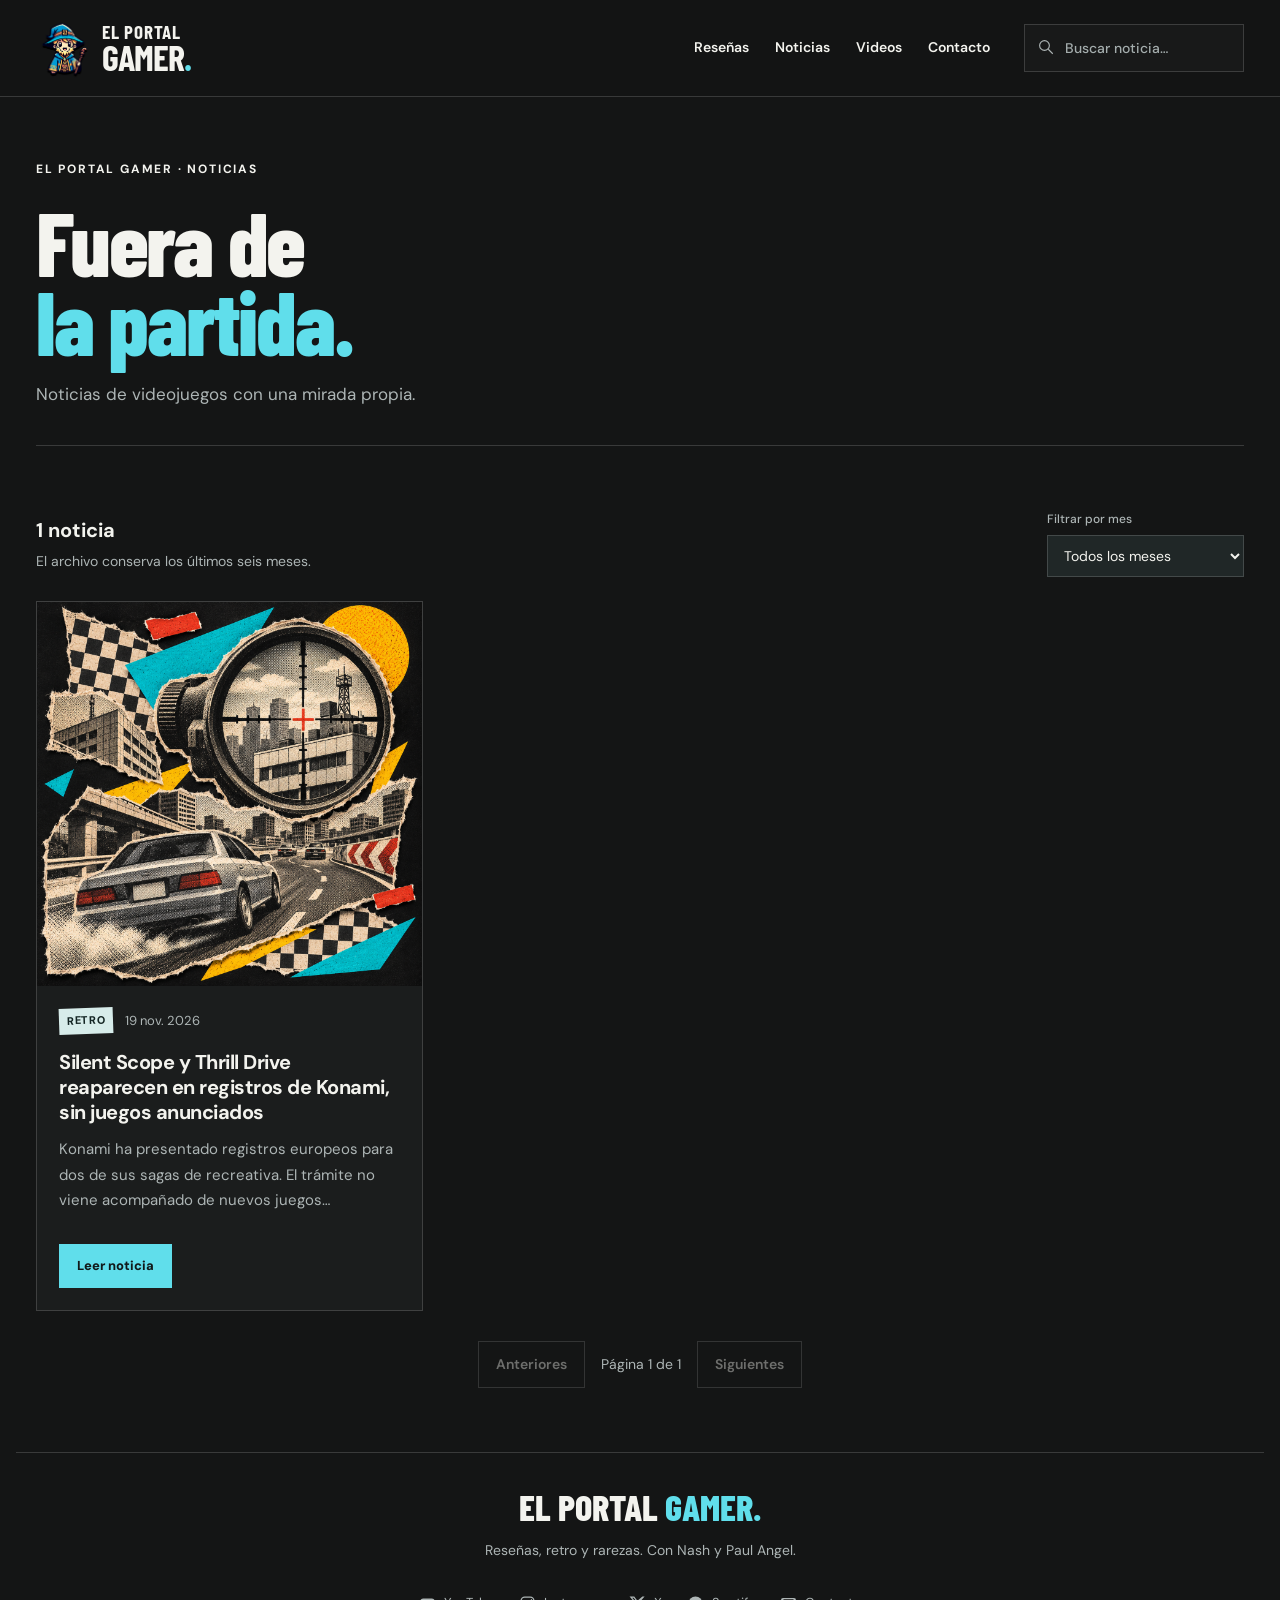
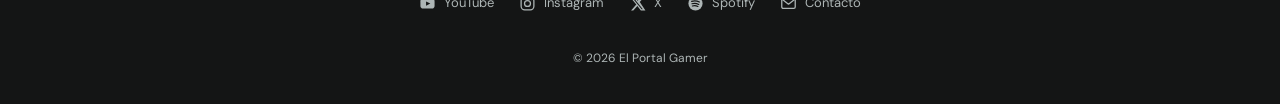
<file: news.html>
<!DOCTYPE html>
<html lang="es">
<head>
  <meta charset="UTF-8" />
  <meta name="viewport" content="width=device-width,initial-scale=1" />
  <title>Noticias — El Portal Gamer</title>
  <meta name="description" content="Noticias de videojuegos de El Portal Gamer." />
  <link rel="icon" href="mago.png" />

  



<link rel="preconnect" href="https://fonts.googleapis.com">
<link rel="preconnect" href="https://fonts.gstatic.com" crossorigin>
<link href="https://fonts.googleapis.com/css2?family=Barlow+Condensed:wght@600;700;800;900&family=DM+Sans:wght@400;500;600;700;800&display=swap" rel="stylesheet">
<link rel="stylesheet" href="portal-theme.css?v=20261119-socials">
<script src="portal-ui.js?v=20261119j" defer></script>
<script src="portal-news.js?v=20261119c" defer></script>
</head>
<body data-news-archive>

<a class="skip-link" href="#contenido">Saltar al contenido</a>
<header class="site-header"><div class="nav">
  <a class="brand" href="index.html" aria-label="El Portal Gamer, inicio"><img src="portal-logo.png" alt="" width="60" height="60"><span class="brand-type">EL PORTAL<strong>GAMER<span class="brand-point">.</span></strong></span></a>
  <button class="menu-toggle" type="button" aria-expanded="false" aria-controls="site-menu">Menú <span aria-hidden="true">☰</span></button>
  <nav class="site-menu" id="site-menu" aria-label="Principal">
    <a href="index.html#mini">Reseñas</a><a href="news.html">Noticias</a><a href="videos.html">Videos</a><a href="index.html#contacto">Contacto</a>
  </nav>
  <label class="header-search"><svg viewBox="0 0 24 24" aria-hidden="true"><circle cx="10" cy="10" r="6.5"/><path d="m15 15 6 6"/></svg><input id="q" class="search" type="search" placeholder="Buscar noticia…" aria-label="Buscar noticia…"></label>
</div></header>


<main id="contenido" class="news-page">
<div class="page-heading" id="archive-heading"><p class="eyebrow">EL PORTAL GAMER · NOTICIAS</p><h1>Fuera de<br><span>la partida.</span></h1><p>Noticias de videojuegos con una mirada propia.</p></div>
<section id="list-view">
  <div class="archive-toolbar"><div><strong id="news-count" aria-live="polite">Noticias</strong><p>El archivo conserva los últimos seis meses.</p></div><label>Filtrar por mes<select id="news-month"><option value="">Todos los meses</option></select></label></div>
  <div class="grid cols-3" id="news-grid" aria-live="polite"><p class="news-empty">Cargando noticias…</p></div>
  <nav class="actions" aria-label="Páginas de noticias"><button id="prev" class="btn ghost" disabled>Anteriores</button><span id="pageInfo" class="muted" aria-live="polite"></span><button id="next" class="btn ghost" disabled>Siguientes</button></nav>
</section>
<section id="article-view" hidden>
  <div class="news-article-layout"><div><div id="article-hero"></div><p id="image-credit" class="image-credit"></p></div><article class="article"><div class="news-meta" id="a-meta"></div><h1 id="a-title"></h1><div id="a-body" class="body"></div><div class="actions"><a class="btn brand" href="news.html">Volver a noticias</a><button id="share-article" class="btn ghost">Compartir</button></div></article></div>
</section></main>
<footer class="site-footer"><a class="footer-wordmark" href="index.html">EL PORTAL <span>GAMER.</span></a><p>Reseñas, retro y rarezas. Con Nash y Paul Angel.</p><div class="footer-links"><a href="https://www.youtube.com/@elportalgamer" target="_blank" rel="noopener noreferrer"><svg viewBox="0 0 24 24" fill="currentColor" aria-hidden="true"><rect x="2" y="5" width="20" height="14" rx="4"/><path d="m10 9 6 3-6 3Z" fill="var(--bg)"/></svg><span>YouTube</span></a><a href="https://www.instagram.com/soypaulangel/" target="_blank" rel="noopener noreferrer"><svg viewBox="0 0 24 24" fill="none" stroke="currentColor" stroke-width="1.8" stroke-linecap="round" stroke-linejoin="round" aria-hidden="true"><rect x="3" y="3" width="18" height="18" rx="5"/><circle cx="12" cy="12" r="4.2"/><circle cx="17.5" cy="6.5" r=".9" fill="currentColor" stroke="none"/></svg><span>Instagram</span></a><a href="https://x.com/soypaulangel" target="_blank" rel="noopener noreferrer"><svg viewBox="0 0 24 24" fill="currentColor" aria-hidden="true"><path d="M18.9 2H22l-6.78 7.75L23.2 22h-6.4l-5.01-6.55L6.06 22H2.9l7.4-8.46L.8 2h6.56l4.53 5.99L18.9 2Zm-1.12 18h1.74L6.41 3.9H4.54L17.78 20Z"/></svg><span>X</span></a><a href="https://open.spotify.com/show/2pQduZjdzgXuifUuuVZYkx" target="_blank" rel="noopener noreferrer"><svg viewBox="0 0 24 24" fill="currentColor" aria-hidden="true"><circle cx="12" cy="12" r="10"/><path d="M6.5 9c3.5-1 7.7-.7 11 1M7 12.4c2.9-.9 6.7-.6 9.6.9M7.6 15.5c2.4-.7 5.4-.5 7.8.7" fill="none" stroke="var(--bg)" stroke-width="1.6" stroke-linecap="round"/></svg><span>Spotify</span></a><a href="index.html#contacto"><svg viewBox="0 0 24 24" fill="none" stroke="currentColor" stroke-width="1.8" stroke-linecap="round" stroke-linejoin="round" aria-hidden="true"><rect x="2.5" y="5" width="19" height="14" rx="2"/><path d="m3 6 9 7 9-7"/></svg><span>Contacto</span></a><span class="footer-copyright">© <span data-year>2026</span> El Portal Gamer</span></div></footer>
</body></html>
</file>
<file: portal-theme.css>
:root{color-scheme:dark;--bg:#141515;--surface:#1b1d1d;--text:#f3f3ee;--muted:#adb5b5;--brand:#60deeb;--gold:#ffc86c;--line:#ffffff28;--display:'Barlow Condensed',Impact,sans-serif;--body:'DM Sans',system-ui,sans-serif}
*{box-sizing:border-box}html{scroll-behavior:smooth;scroll-padding-top:110px}body{margin:0;background:var(--bg);color:var(--text);font:16px/1.6 var(--body);overflow-x:clip}h1,h2,h3,p{margin-top:0}h1,h2,h3{line-height:1.05}a{color:inherit;text-decoration:none}button,input,textarea{font:inherit}button,a,input,textarea{touch-action:manipulation}button{cursor:pointer}a,button{transition:background .18s,color .18s,border-color .18s,transform .18s}button:focus-visible,a:focus-visible,input:focus-visible,textarea:focus-visible{outline:3px solid var(--brand);outline-offset:5px}img{max-width:100%}[hidden]{display:none!important}.skip-link{position:absolute;left:16px;top:-100px;padding:12px;background:var(--brand);color:#141515;z-index:100}.skip-link:focus{top:12px}
.site-header{position:sticky;top:0;z-index:30;background:#141515f5;border-bottom:1px solid var(--line);backdrop-filter:blur(14px)}.nav{max-width:1320px;margin:auto;display:flex;align-items:center;gap:34px;min-height:96px;padding:12px 36px}.brand{display:flex;align-items:center;gap:10px;flex-shrink:0}.brand img{width:56px;height:60px;object-fit:contain;filter:drop-shadow(0 2px 0 #000)}.brand-type{font:700 19px/.88 var(--display);letter-spacing:.04em}.brand-type strong{display:block;font-size:36px;letter-spacing:-.03em}.brand-point{color:var(--brand)}.site-menu{display:flex;gap:26px;align-items:center;margin-left:auto}.site-menu a{font-size:14px;font-weight:600;white-space:nowrap;border-bottom:2px solid transparent;padding:10px 0}.site-menu a:hover{border-color:var(--brand);color:var(--brand)}.header-search{position:relative;display:block;width:220px;flex-shrink:1;margin:0}.header-search svg{position:absolute;width:18px;height:18px;top:14px;left:13px;stroke:var(--muted);stroke-width:1.5;fill:none;pointer-events:none}.search{width:100%;border:1px solid var(--line);border-radius:0;background:#ffffff05;color:var(--text);font-size:14px;padding:12px 12px 12px 40px;min-width:0}.search::placeholder{color:#a4adad}.menu-toggle{display:none}.search-status{max-width:1248px;margin:16px auto;padding:12px 24px;border-left:3px solid var(--brand);background:#1b2424}
main{max-width:1320px;margin:auto;padding:0 36px}section{margin:64px 0}.editorial-hero{position:relative;display:grid;grid-template-columns:46% 54%;align-items:center;gap:0;margin:0;min-height:568px;padding:40px 0 28px}.hero-copy{position:relative;z-index:2}.eyebrow{font-size:12px;line-height:1.4;font-weight:700;letter-spacing:.15em;margin-bottom:24px}.crossmark{font-size:24px;vertical-align:middle;margin-right:8px;color:var(--brand)}.hero-copy h1{font:800 clamp(58px,6.5vw,92px)/.86 var(--display);letter-spacing:-.025em;margin:0 0 28px}.cut-word{display:inline-block;background:var(--text);color:#151616;padding:0 12px 6px;margin:7px 0 6px;transform:rotate(-2deg);clip-path:polygon(1% 5%,98% 0,100% 93%,0 100%)}.hero-intro{font-size:17px;color:#bbc3c1;line-height:1.6;margin-bottom:22px}.hero-actions{display:flex;align-items:center;flex-wrap:wrap;gap:22px}.text-link{font-size:14px;font-weight:600;border-bottom:1px solid #ffffff55;padding-block:5px}.text-link:hover{color:var(--brand);border-color:var(--brand)}.hero-art{position:relative;min-width:0;align-self:stretch;display:flex;align-items:center}.hero-art .collage{width:122%;max-width:none;height:auto;margin-left:-15%;mix-blend-mode:lighten;object-fit:contain}.art-stamp{position:absolute;top:13%;right:0;transform:rotate(7deg);background:var(--brand);color:#111;font:700 24px/.95 var(--display);padding:14px 18px;box-shadow:5px 5px 0 #141515}.mascot-sticker{position:absolute;bottom:5%;right:4%;display:flex;align-items:center;gap:8px;transform:rotate(-4deg)}.mascot-sticker img{width:80px;height:88px;object-fit:contain}.mascot-sticker span{background:var(--gold);padding:7px 11px;color:#121313;font-size:12px;font-weight:700;white-space:nowrap}.editorial-strip{border-block:1px solid #ffffff44;display:flex;gap:24px;align-items:center;justify-content:space-between;padding:15px 0;font-size:12px;font-weight:700;letter-spacing:.12em;overflow:hidden;white-space:nowrap}.editorial-strip b{font-size:18px;color:var(--brand)}
.section-heading{display:flex;justify-content:space-between;align-items:flex-end;gap:20px;margin-bottom:25px}.section-note{color:var(--brand);font-size:12px;letter-spacing:.16em;font-weight:700;margin:0 0 10px}.section-heading h2{font:700 clamp(31px,3vw,44px)/1 var(--display);letter-spacing:-.015em;margin:0}.section-link{font-size:14px;border-bottom:1px solid #ffffff55;padding-block:5px;white-space:nowrap}.section-link:hover{color:var(--brand)}.divider{height:1px;background:var(--line);margin:0}.grid{display:grid;gap:24px}.grid.cols-3{grid-template-columns:repeat(3,minmax(0,1fr))}.grid.cols-2{grid-template-columns:repeat(3,minmax(0,1fr))}.card,.n-card{background:var(--surface);border:1px solid var(--line);border-radius:0;overflow:hidden;min-width:0}.pad{padding:22px}.title{font-weight:700;font-size:21px;line-height:1.25;margin:16px 0 12px;letter-spacing:-.025em}.desc{font-size:15px;color:var(--muted);line-height:1.7;display:-webkit-box;-webkit-line-clamp:3;-webkit-box-orient:vertical;overflow:hidden}.muted{font-size:14px;color:var(--muted)}.row{display:flex;align-items:center;gap:12px;flex-wrap:wrap}.btn{display:inline-flex;justify-content:center;align-items:center;gap:8px;min-height:44px;padding:11px 17px;border:1px solid #ffffff55;border-radius:0;color:var(--text);background:transparent;text-decoration:none;font-size:14px;font-weight:600}.btn:hover{background:var(--text);color:#101212;border-color:var(--text)}.btn.brand{background:var(--brand);border-color:var(--brand);color:#111919;font-weight:800}.btn.brand:hover{background:#a5f5fb;border-color:#a5f5fb;transform:translateY(-2px)}.btn.black,.btn.ghost{background:transparent}.btn:disabled{opacity:.4;cursor:default;transform:none}.card.filterable:hover,.n-card:hover{border-color:#ffffff66}.filterable{min-width:0}#mini-grid>.card{padding:0;display:flex;flex-direction:column}#mini-grid>.card>.title,#mini-grid>.card>.desc{margin-inline:22px}#mini-grid>.card>.btn{margin:6px 22px 22px;align-self:flex-start;margin-top:auto}#mini-grid>.card>.desc{margin-bottom:22px}#series-grid>.card{position:relative;border-top:3px solid var(--brand);background:linear-gradient(125deg,#ffffff09,#ffffff02)}#series-grid>.card:nth-child(2){border-top-color:var(--gold)}#series-grid>.card:nth-child(3){border-top-color:#e4e9e2}#series-grid .grid{grid-template-columns:1fr;gap:0}#series-grid .grid .btn{justify-content:flex-start;border:0;border-bottom:1px solid var(--line);padding:12px 0;background:none;text-align:left;font-weight:400;white-space:normal}#series-grid .grid .btn:hover{color:var(--brand)}
#ultimo>.card{display:grid;grid-template-columns:1.65fr 1fr;align-items:stretch;border:0;background:#edeee8;color:#161a19}#ultimo .feature-copy{padding:30px;display:flex;flex-direction:column;align-items:flex-start;min-width:0}.feature-tag{font-size:11px;letter-spacing:.14em;font-weight:800;background:#161a19;color:#f1f1ed;padding:5px 9px;transform:rotate(-2deg)}#ultimo .title{font:700 clamp(23px,2.2vw,32px)/1.08 var(--display);margin:19px 0 12px}#ultimo .muted{color:#5c6561;font-size:13px}#ultimo .desc{color:#4c5650;line-height:1.65;font-size:14px;-webkit-line-clamp:3;margin:14px 0 20px}#ultimo .row{margin-top:auto;gap:9px}#ultimo .row .btn{font-size:12px;padding:10px 13px}#ultimo .row .btn:not(.brand){border-color:#161a1955;color:#161a19}#ultimo .row .btn:not(.brand):hover{background:#161a19;color:#fff}.videobox{position:relative;aspect-ratio:16/9;overflow:hidden;background:#060707}.lite-yt,.pgs-lite{position:absolute;inset:0;background-position:center;background-size:cover}.lty-playbtn,.pgs-play{position:absolute;top:50%;left:50%;transform:translate(-50%,-50%);width:66px;height:66px;border-radius:50%;background:#141515de;backdrop-filter:blur(4px);border:1px solid #ffffff88;display:grid;place-items:center;color:#fff;z-index:3}.lty-playbtn svg,.pgs-play svg{width:26px;height:26px;fill:#fff}.lty-playbtn:hover,.pgs-play:hover{background:var(--brand)}.lty-playbtn:hover svg,.pgs-play:hover svg{fill:#131a1a}.videobox iframe,.video-wrapper iframe{position:absolute;inset:0;width:100%;height:100%;border:0}.pgs-track{position:absolute;inset:0;display:flex;transition:transform .4s}.pgs-slide{position:relative;min-width:100%;height:100%}.pgs-link{position:absolute;inset:0;text-indent:-9999px}.pgs-btn{position:absolute;top:50%;transform:translateY(-50%);width:38px;height:44px;border:1px solid #ffffff55;background:#121414d9;color:#fff;z-index:5;font-size:28px;line-height:1}.pgs-btn:hover{background:var(--brand);color:#111}.pgs-btn.prev{left:12px}.pgs-btn.next{right:12px}.pgs-bars{position:absolute;bottom:17px;left:24px;right:24px;display:flex;gap:8px;z-index:6}.pgs-bars .bar{flex:1;height:5px;padding:0;border:0;background:#ffffff77;min-height:14px;border-block:5px solid transparent;background-clip:padding-box}.pgs-bars .bar.active{background-color:var(--brand)}
.n-card{display:flex;flex-direction:column}.news-thumb{position:relative;display:block;aspect-ratio:16/10;overflow:hidden;background:repeating-linear-gradient(-45deg,#292d2b,#292d2b 1px,#202321 1px,#202321 7px)}.news-thumb img{position:absolute;inset:0;display:block;width:100%;height:100%;object-fit:cover;transition:transform .3s}.n-card:hover .news-thumb img{transform:scale(1.035)}.n-content{display:flex;flex-direction:column;flex:1;padding:22px}.news-meta{display:flex;align-items:center;gap:12px;color:var(--muted);font-size:12px}.badge{display:inline-block;background:#d7ecea;color:#132423;font-size:11px;font-weight:800;letter-spacing:.06em;text-transform:uppercase;padding:4px 8px;transform:rotate(-2deg)}.n-actions{display:flex;gap:12px;margin-top:auto;padding-top:10px;justify-content:space-between}.n-actions .btn{font-size:13px}.n-content .title{font-size:20px}.n-content .desc{margin-bottom:20px}.socials{display:grid;gap:20px;grid-template-columns:repeat(3,minmax(0,1fr))}.soc-card{display:flex;align-items:center;justify-content:center;gap:12px;border:1px solid var(--line);padding:24px;font-size:17px;font-weight:600}.soc-card:hover{background:#ffffff0c;border-color:var(--brand)}.soc-card svg{width:22px;height:22px}#apoya .card{background:var(--text);color:#131a18;border:0;padding:28px}#apoya .btn:not(.brand){color:#131a18;border-color:#131a1866}#apoya .btn:not(.brand):hover{background:#131a18;color:#fff}#apoya .row{justify-content:center}#contacto{display:grid;grid-template-columns:1fr 1.5fr;gap:44px}#contacto .section-heading{align-items:flex-start;max-width:340px}#contacto .section-heading h2{font-size:68px}#contacto .card{padding:26px;background:#ffffff04}label{display:block;font-size:14px;font-weight:500;margin:0 0 16px}.form-grid{display:grid;grid-template-columns:1fr 1fr;gap:20px}input:not(.search),textarea{display:block;width:100%;padding:12px 14px;border:1px solid #ffffff33;border-radius:0;background:#111313;color:var(--text);margin-top:7px;font-size:16px}textarea{min-height:140px;resize:vertical}#form-result{font-size:14px;color:var(--brand);margin-top:12px}.site-footer{max-width:1248px;margin:64px auto 0;border-top:1px solid var(--line);padding:32px 0;color:var(--muted);font-size:14px}.footer-wordmark{font:800 36px/1 var(--display);color:var(--text)}.footer-wordmark span{color:var(--brand)}.site-footer p{margin:12px 0 24px}.site-footer>div{display:flex;gap:26px;flex-wrap:wrap}.site-footer>div>span{margin-left:auto}.site-footer a:hover{color:var(--brand)}
.page-heading{padding:64px 0 36px;border-bottom:1px solid var(--line);margin-bottom:40px}.page-heading h1{font:800 clamp(58px,7vw,92px)/.88 var(--display);letter-spacing:-.025em;margin-bottom:22px}.page-heading h1>span{color:var(--brand)}.page-heading>p:last-child{color:var(--muted);max-width:560px;margin:0;font-size:17px}.news-page .page-heading+.divider{display:none}.news-page #news-grid .card{display:flex;flex-direction:column}.news-page #news-grid .pad{display:flex;flex-direction:column;flex:1}.actions{display:flex;justify-content:center;align-items:center;gap:16px;margin-top:30px;flex-wrap:wrap}.news-page .article{max-width:850px;margin:0 auto 40px}.news-page #a-title{font:700 clamp(36px,4vw,58px)/1.05 var(--display);margin:30px 0 20px}.news-page .meta{font-size:14px;color:var(--muted)}.news-page .body{font-size:18px;line-height:1.85}.news-page .body p{margin-bottom:24px}.news-page .body img{max-width:100%;height:auto}.news-page .body a{color:var(--brand);text-decoration:underline}.news-page #article-hero{width:100%;aspect-ratio:2.2;background-size:cover;background-position:center}.share-pop{position:fixed;bottom:24px;left:50%;transform:translateX(-50%);display:none;gap:10px;flex-wrap:wrap;justify-content:center;background:#242a29;border:1px solid #ffffff66;padding:18px;z-index:50;box-shadow:0 8px 80px #000b;width:max-content;max-width:calc(100% - 32px)}.share-pop.show{display:flex}.share-pop a,.share-pop button{font-size:14px;min-height:44px;padding:9px 13px;border:1px solid #ffffff55;background:#141515;color:#fff}.share-pop a:hover,.share-pop button:hover{color:#111;background:var(--brand)}
.video-card{background:var(--surface);border:1px solid var(--line);min-width:0}.video-wrapper{position:relative;aspect-ratio:16/9;background:#080909}.video-title{font-size:20px;font-weight:700;line-height:1.3;margin:22px 22px 14px}.video-description{font-size:15px;line-height:1.7;color:var(--muted);margin:0 22px 18px;display:-webkit-box;-webkit-line-clamp:3;-webkit-box-orient:vertical;overflow:hidden;white-space:pre-line}.video-description.expanded{display:block}.toggle-btn{min-height:44px;border:1px solid var(--line);background:transparent;color:var(--brand);margin:0 22px 22px;padding:8px 15px;font-size:14px}.toggle-btn:hover{background:var(--brand);color:#111}.video-carousel-container{position:relative}.video-carousel{display:flex;gap:24px;overflow-x:auto;scroll-snap-type:x mandatory;padding-bottom:18px;scrollbar-color:var(--brand) #252a29}.video-carousel>.video-card{flex:0 0 calc((100% - 48px)/3);scroll-snap-align:start}.carousel-btn{position:absolute;z-index:5;top:78px;width:40px;height:44px;background:#141515e6;color:#fff;border:1px solid #ffffff55}.carousel-btn.left{left:10px}.carousel-btn.right{right:10px}.videos-page>section:first-of-type>.video-card{display:grid;grid-template-columns:1.7fr 1fr;padding-bottom:20px}.videos-page>section:first-of-type>.video-card>.video-wrapper{grid-row:1/5;height:100%;margin-bottom:-20px}.videos-page>section:first-of-type>.video-card>.toggle-btn{justify-self:start}
@media(min-width:1050px){#ultimo .videobox{aspect-ratio:auto;min-height:370px}}@media(max-width:1140px){.nav{gap:22px}.site-menu{gap:18px}.header-search{width:190px}.brand-type{font-size:17px}.brand-type strong{font-size:32px}.brand img{width:46px}.hero-copy h1{font-size:76px}.hero-art .collage{width:120%;margin-left:-12%}.art-stamp{font-size:21px;right:3%;top:15%}#ultimo>.card{grid-template-columns:1.4fr 1fr}#ultimo .feature-copy{padding:24px}#ultimo .desc{-webkit-line-clamp:2}.grid.cols-2{grid-template-columns:1fr 1fr}.site-footer{margin-inline:36px}.editorial-strip{gap:20px;font-size:11px}.site-footer>div>span{margin-left:0}}
@media(max-width:900px){.nav{min-height:84px;flex-wrap:wrap;gap:12px 20px;padding:12px 24px}.brand img{height:50px;width:44px}.brand-type{font-size:16px}.brand-type strong{font-size:29px}.header-search{margin-left:auto;width:260px}.menu-toggle{display:flex;align-items:center;gap:12px;margin-left:auto;background:transparent;border:1px solid var(--line);color:#fff;padding:9px 12px;font-size:14px;min-height:44px}.header-search{order:3;width:100%;margin-left:0}.site-menu{display:none;order:4;width:100%;margin-left:0;padding:10px 0;gap:12px 24px;flex-wrap:wrap}.site-menu.is-open{display:flex}.site-menu a{font-size:16px}.hero-copy h1{font-size:65px}.editorial-hero{min-height:470px}.hero-art .collage{width:130%;margin-left:-17%}.art-stamp{font-size:18px;top:7%;right:0}.hero-intro{font-size:16px}.hero-actions{gap:14px}.mascot-sticker img{width:58px;height:66px}.mascot-sticker span{font-size:10px}.editorial-strip{justify-content:flex-start;overflow-x:auto;scrollbar-width:none}.editorial-strip::-webkit-scrollbar{display:none}.grid.cols-3{grid-template-columns:1fr 1fr}#ultimo>.card{grid-template-columns:1fr}.feature-copy{display:block!important}#ultimo .videobox{aspect-ratio:16/9}#ultimo .title{font-size:32px}#ultimo .row .btn{font-size:14px}#ultimo .desc{font-size:15px}.socials{gap:14px}.soc-card{font-size:15px;padding:20px 12px}#contacto{grid-template-columns:1fr;gap:0}#contacto .section-heading{max-width:none}#contacto .section-heading h2{font-size:48px}.video-carousel>.video-card{flex-basis:calc((100% - 24px)/2)}.videos-page>section:first-of-type>.video-card{display:block;padding-bottom:0}.videos-page>section:first-of-type>.video-card>.video-wrapper{height:auto;margin-bottom:0}html{scroll-padding-top:170px}}
@media(max-width:600px){main{padding:0 20px}.nav{padding-inline:20px}.site-header{backdrop-filter:none}.editorial-hero{grid-template-columns:minmax(0,1fr);padding-top:30px;min-height:0}.hero-copy h1{font-size:clamp(62px,16vw,88px);line-height:.86}.hero-copy .eyebrow{font-size:10px;letter-spacing:.08em;margin-bottom:24px}.hero-copy h1 br:last-of-type{display:none}.hero-copy h1{max-width:400px}.hero-copy h1 .cut-word{margin-right:8px}.hero-intro{font-size:16px;margin-bottom:22px}.hero-art{height:255px;margin:12px 0 4px;overflow:hidden}.hero-art .collage{position:absolute;right:-7%;top:-10%;width:105%;height:120%;margin:0;object-fit:contain}.art-stamp{top:20px;left:2px;right:auto;font-size:18px;padding:12px;z-index:2}.mascot-sticker{right:0;bottom:6px}.mascot-sticker img{width:64px;height:70px}.mascot-sticker span{font-size:11px}.hero-actions .btn{padding:11px 15px}.text-link{font-size:13px}.editorial-strip{padding:13px 0;gap:18px;font-size:10px}section{margin:42px 0}.section-heading{align-items:flex-start;gap:12px;margin-bottom:20px}.section-heading h2{font-size:32px}.section-note{font-size:10px;letter-spacing:.12em}.section-link{font-size:12px;white-space:normal;text-align:right;max-width:100px;line-height:1.4}.grid.cols-3,.grid.cols-2{grid-template-columns:minmax(0,1fr)}.title{font-size:22px}.n-content .title{font-size:22px}.news-meta{font-size:13px}.badge{font-size:11px}#ultimo .feature-copy{padding:22px}#ultimo .title{font-size:30px}#ultimo .row{gap:10px}#ultimo .row .btn{font-size:13px}.hero-intro br{display:none}.pgs-btn{width:32px;height:40px}.pgs-bars{bottom:10px;left:16px;right:16px}.lty-playbtn,.pgs-play{width:55px;height:55px}.socials{grid-template-columns:1fr;gap:10px}.soc-card{justify-content:flex-start;padding:17px 22px;font-size:16px}#apoya .card{padding:22px}#apoya .row{flex-direction:column}#apoya .btn{width:100%}.form-grid{grid-template-columns:1fr;gap:0}#contacto .card{padding:20px}#contacto .section-heading h2{font-size:48px}.site-footer{margin:40px 20px 0;padding:28px 0}.site-footer>div{gap:16px;font-size:13px}.site-footer>div>span{width:100%}.footer-wordmark{font-size:32px}.page-heading{padding:40px 0 28px}.page-heading h1{font-size:68px}.page-heading>p:last-child{font-size:16px}.page-heading .eyebrow{font-size:11px}.news-page .body{font-size:17px}.news-page #article-hero{aspect-ratio:16/10}.video-carousel>.video-card{flex-basis:88%}.carousel-btn{top:65px}.video-title{font-size:22px}.video-description{font-size:15px}.share-pop{bottom:12px;padding:12px;width:calc(100% - 28px)}.search-status{font-size:14px;margin:0;padding:12px 20px}}
@media(prefers-reduced-motion:reduce){html{scroll-behavior:auto}*,*:before,*:after{transition:none!important;animation:none!important}}
/* The wizard is the main character; news illustrations always have a square frame. */
.hero-art .collage{width:112%;margin-left:-6%;mix-blend-mode:normal}.author-tag{position:absolute;bottom:7%;right:4%;background:var(--gold);color:#111;padding:7px 12px;font-size:12px;font-weight:700;transform:rotate(-3deg)}.art-stamp{top:5%;right:0;font-size:20px}
.news-thumb{aspect-ratio:1/1}.news-source{font-size:14px;text-decoration:underline;text-underline-offset:4px;color:var(--brand);align-self:center}.news-empty{grid-column:1/-1;padding:32px;border:1px solid var(--line);color:var(--muted);font-size:16px}.news-image-fallback{display:grid;place-items:center;background:repeating-linear-gradient(135deg,#203a3d,#203a3d 15px,#182729 15px,#182729 30px);font:700 28px var(--display);color:var(--brand)}.archive-toolbar{display:flex;justify-content:space-between;align-items:center;gap:20px;margin-bottom:24px}.archive-toolbar strong{font-size:20px}.archive-toolbar p{font-size:14px;color:var(--muted);margin:4px 0 0}.archive-toolbar label{margin:0;font-size:12px;color:var(--muted)}.archive-toolbar select{display:block;margin-top:6px;min-width:190px;padding:10px 35px 10px 12px;color:var(--text);background:#202727;border:1px solid var(--line);font:14px var(--body)}.news-article-layout{display:grid;grid-template-columns:minmax(0,1fr) minmax(0,1.25fr);gap:42px;align-items:start;margin-top:48px}.news-page #article-hero{aspect-ratio:1/1}.article-square-image{aspect-ratio:1/1;width:100%}.article-square-image img{display:block;width:100%;height:100%;object-fit:cover}.news-page .news-article-layout .article{margin:0;min-width:0}.news-page #a-title{margin-top:22px;font-size:clamp(34px,3.4vw,50px)}.news-page .news-article-layout .actions{justify-content:flex-start}.image-credit{font-size:12px;color:var(--muted);margin-top:12px}.news-page .news-meta time{font-size:13px}
@media(max-width:760px){.news-article-layout{grid-template-columns:1fr;gap:20px}.news-page #article-hero{max-width:520px}.archive-toolbar{align-items:flex-start}.archive-toolbar select{min-width:160px}.author-tag{right:1%;bottom:3%}}
@media(max-width:600px){.hero-art{height:300px;margin-top:16px}.hero-art .collage{width:100%;height:100%;right:0;top:0;object-fit:contain}.art-stamp{font-size:16px;left:auto;right:0;top:0;padding:10px}.author-tag{font-size:11px;bottom:0}.archive-toolbar{flex-direction:column;gap:16px}.archive-toolbar label,.archive-toolbar select{width:100%}.news-page .body{font-size:17px}.news-page #a-title{font-size:38px}}

/* Floating review thumbnails: desktop margins only. */
.review-orbits{display:none}@media(min-width:1500px){.review-orbits{display:block}.review-orbit{position:fixed;top:100px;bottom:24px;width:clamp(64px,calc((100vw - 1320px)/2 - 24px),170px);pointer-events:none;z-index:8}.orbit-left{left:8px}.orbit-right{right:8px}.review-bubble{position:absolute;top:0;--diameter:clamp(54px,calc((100vw - 1320px)/2 - 32px),var(--size,80px));left:clamp(0px,calc(var(--x,50%) - var(--diameter)/2),calc(100% - var(--diameter)));width:var(--diameter);height:var(--diameter);border:2px solid #60deeb88;border-radius:50%;background:#171e1d;pointer-events:auto;animation:review-float var(--duration,54s) linear var(--delay) infinite;box-shadow:0 6px 22px #0008}.review-bubble img{display:block;width:100%;height:100%;object-fit:cover;object-position:left center;border-radius:50%;opacity:.95;transition:opacity .2s}.bubble-play{position:absolute;right:1px;bottom:1px;width:23px;height:23px;display:grid;place-items:center;border-radius:50%;background:#101919e8;border:1px solid #60deeb88;font-size:10px;color:white}.bubble-caption{position:absolute;left:calc(100% + 10px);top:50%;transform:translateY(-50%);padding:9px 12px;width:190px;background:#1c2727;color:var(--text);border:1px solid #60deeb66;font-size:12px;line-height:1.4;opacity:0;visibility:hidden;pointer-events:none;box-shadow:0 3px 14px #0008}.orbit-right .bubble-caption{left:auto;right:calc(100% + 10px)}.review-bubble:hover img,.review-bubble:focus-visible img{opacity:1}.review-bubble:hover .bubble-caption,.review-bubble:focus-visible .bubble-caption{opacity:1;visibility:visible}.review-orbits:has(.review-bubble:hover) .review-bubble,.review-orbits:has(.review-bubble:focus-visible) .review-bubble,.review-orbits.is-paused .review-bubble,.review-orbits.tab-hidden .review-bubble{animation-play-state:paused}.orbit-toggle{position:fixed;bottom:14px;left:12px;z-index:9;border:1px solid var(--line);background:#141515e8;color:var(--muted);font-size:10px;padding:7px 9px;max-width:120px}.orbit-toggle:hover{color:var(--brand);border-color:var(--brand)}}
@keyframes review-float{0%{transform:translate(0,calc(100vh + 100px));opacity:0}8%,88%{opacity:.95}25%{transform:translate(var(--drift),calc(75vh + 20px))}55%{transform:translate(calc(var(--drift) * -1),35vh)}100%{transform:translate(0,-220px);opacity:0}}
@media(prefers-reduced-motion:reduce) and (min-width:1500px){.review-bubble{animation:none;top:calc(12% + var(--slot)*28%);opacity:.8}.orbit-toggle{display:none}}
/* Visual revision: Nash + Paul, centered socials and contact paper. */
.site-header .brand img{transform:scaleX(-1)}
#apoya .section-heading{justify-content:center;text-align:center}
#redes{text-align:center}#redes .section-heading{justify-content:center;text-align:center}#redes .socials{max-width:960px;margin-inline:auto}#redes .soc-card{justify-content:center}
.offers-pending:disabled{opacity:.55;cursor:default;transform:none}#apoya .offers-pending{color:#131a18;border-color:#131a1866}
#ultimo>.card{align-items:center}#ultimo .feature-copy{align-self:stretch}#ultimo .videobox{width:100%;aspect-ratio:16/9;min-height:0}#ultimo .lite-yt,#ultimo .pgs-lite{background-size:contain;background-repeat:no-repeat;background-color:#060707}
#contacto{display:block;margin-block:72px}.contact-panel{display:grid;grid-template-columns:minmax(0,.85fr) minmax(0,1.15fr);border:1px solid var(--line);background:var(--surface);overflow:hidden}.contact-copy{position:relative;display:flex;flex-direction:column;justify-content:space-between;gap:32px;padding:36px;background:#f0eee4;color:#141a19;isolation:isolate}.contact-copy:before{content:'';position:absolute;inset:0;pointer-events:none;opacity:.15;z-index:-1;background:repeating-linear-gradient(0deg,transparent,transparent 3px,#786b4a0f 3px,#786b4a0f 4px)}.contact-copy .section-note{color:#26717a;font-size:10px;letter-spacing:.12em;max-width:300px;margin-bottom:20px}.contact-copy h2{font:800 clamp(52px,5.4vw,76px)/.9 var(--display);margin:0 0 22px;letter-spacing:-.03em}.contact-copy h2>span{color:#218492}.contact-intro{font-size:20px;font-weight:700;line-height:1.4;max-width:290px;margin-bottom:14px}.contact-description{font-size:15px;line-height:1.65;color:#505a56;max-width:310px;margin-bottom:24px}.contact-topics{display:flex;flex-wrap:wrap;gap:7px}.contact-topics>span{padding:5px 9px;border:1px solid #17252255;font-size:11px;line-height:1.4}.contact-signature{position:relative;display:flex;gap:15px;align-items:center;border-top:1px solid #17252233;padding-top:24px}.contact-signature img{width:86px;height:96px;object-fit:contain;transform:rotate(-5deg) scaleX(-1)}.contact-signature div>span{display:block;font-size:9px;font-weight:700;letter-spacing:.12em;margin-bottom:7px;color:#5c635c}.contact-signature strong{display:block;font:700 27px/.95 var(--display)}.contact-arrow{font:400 62px/1 var(--display);margin-left:auto;color:#26838d}.contact-form-panel{padding:36px}.contact-form-panel label{font-size:13px}.contact-form-panel input:not(.search),.contact-form-panel textarea{background:#121616}.contact-form-panel textarea{min-height:174px}.contact-form-panel .row{justify-content:flex-end}.contact-form-panel .row>.btn{min-width:170px}.contact-form-panel #form-result:empty{display:none}
@media(max-width:900px){.contact-copy,.contact-form-panel{padding:28px}.contact-panel{grid-template-columns:minmax(0,.9fr) minmax(0,1.1fr)}.contact-form-panel .form-grid{grid-template-columns:1fr;gap:0}.contact-copy h2{font-size:58px}}
@media(max-width:600px){#contacto{margin-block:44px}.contact-panel{grid-template-columns:minmax(0,1fr)}.contact-copy,.contact-form-panel{padding:26px}.contact-copy{gap:24px}.contact-copy h2{font-size:60px}.contact-intro,.contact-description{max-width:none}.contact-signature{padding-top:20px}.contact-signature img{height:76px;width:68px}.contact-arrow{font-size:48px}.contact-form-panel .row>.btn{width:100%}.contact-form-panel textarea{min-height:160px}#redes .section-heading{justify-content:center}#redes .soc-card{justify-content:center}.author-tag{max-width:90%;white-space:normal}}
/* Socials and centered footer preview. */
#redes .socials{display:flex;flex-wrap:wrap;justify-content:center;gap:14px;max-width:1140px}#redes .soc-card{flex:1 1 170px;max-width:215px;min-height:76px;justify-content:center;padding:18px 14px;font-size:15px}#redes .soc-card svg{width:23px;height:23px;flex-shrink:0}
.site-footer{display:flex;flex-direction:column;align-items:center;text-align:center;padding:36px 20px}.site-footer p{margin:14px 0 22px}.site-footer>.footer-links{justify-content:center;gap:14px 25px;width:100%}.footer-links>a{display:inline-flex;align-items:center;justify-content:center;gap:8px;min-height:40px;font-size:13px}.footer-links>a>svg{width:17px;height:17px;flex-shrink:0}.site-footer>.footer-links>.footer-copyright{width:100%;margin:12px 0 0;font-size:12px;color:var(--muted)}
@media(max-width:600px){#redes .soc-card{flex:0 1 calc(50% - 7px);max-width:none;min-height:68px;padding:16px 12px}.site-footer{padding:28px 8px}.site-footer>.footer-links{gap:8px 18px}.footer-links>a{font-size:12px}.footer-wordmark{font-size:32px}}
</file>
